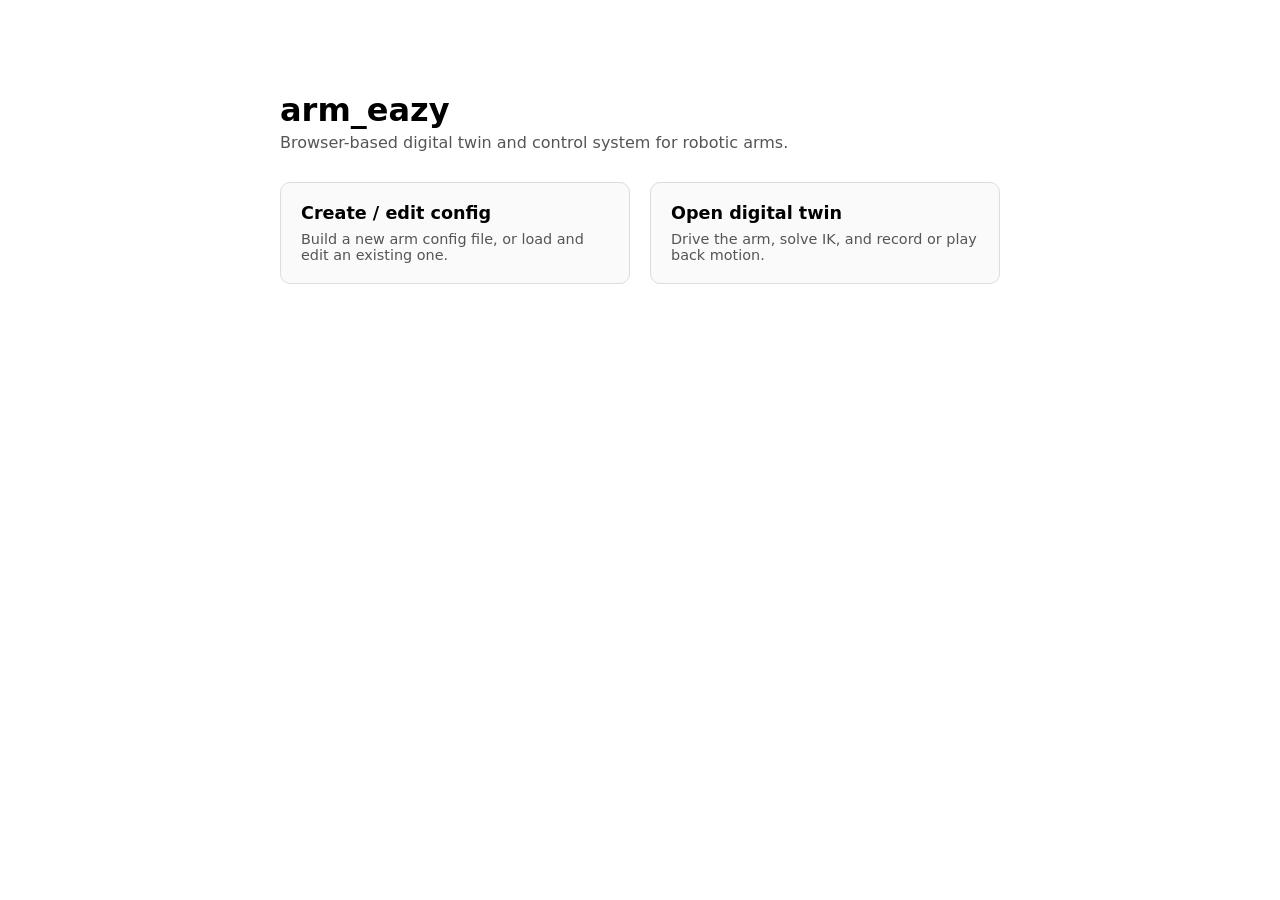
<file: index.html>
<!DOCTYPE html>
<html lang="en">
<head>
  <meta charset="utf-8">
  <meta name="viewport" content="width=device-width, initial-scale=1">
  <title>arm_eazy</title>
  <!-- Relative path: works under /tejas/dev/, /tejas/stable/ and locally -->
  <meta http-equiv="refresh" content="0; url=frontend/index.html">
  <link rel="canonical" href="frontend/index.html">
  <style>
    body { margin: 0; min-height: 100vh; display: flex; align-items: center; justify-content: center;
           background: #1a1a2e; color: #e6e6f0; font-family: system-ui, sans-serif; }
    a { color: #8fa3ff; }
  </style>
</head>
<body>
  <p>Redirecting to <a href="frontend/index.html">arm_eazy</a>…</p>
  <script>location.replace("frontend/index.html");</script>
</body>
</html>
</file>
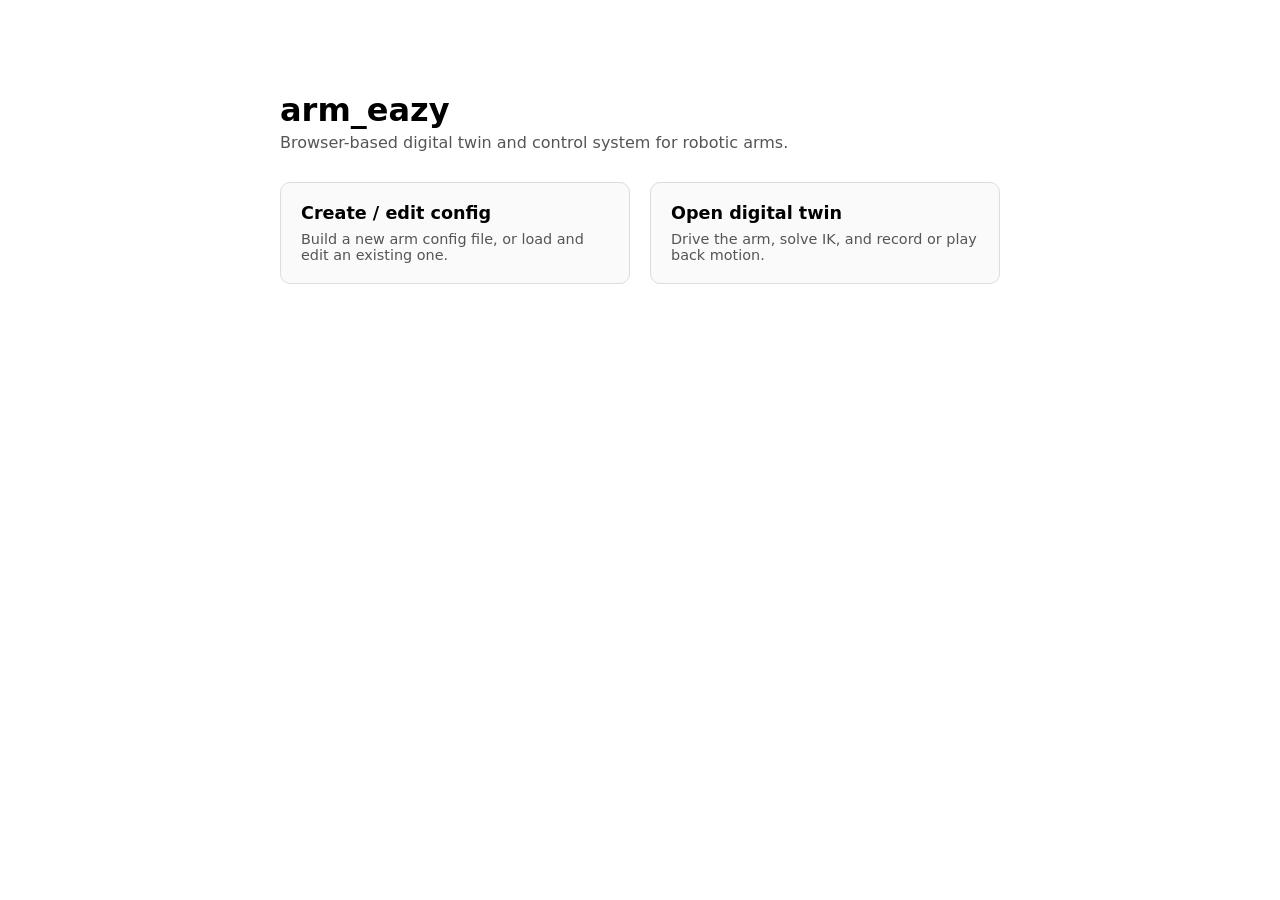
<file: frontend/index.html>
<!doctype html>
<html lang="en">
<head>
<meta charset="utf-8" />
<meta name="viewport" content="width=device-width,initial-scale=1" />
<title>arm_eazy</title>
<link rel="stylesheet" href="styles.css" />
</head>
<body>

<div class="landing-wrap">
  <h1>arm_eazy</h1>
  <p>Browser-based digital twin and control system for robotic arms.</p>

  <div class="landing-options">
    <a class="landing-card" href="pages/config_editor.html">
      <h2>Create / edit config</h2>
      <p>Build a new arm config file, or load and edit an existing one.</p>
    </a>

    <a class="landing-card" href="pages/twin.html">
      <h2>Open digital twin</h2>
      <p>Drive the arm, solve IK, and record or play back motion.</p>
    </a>
  </div>
</div>

</body>
</html>
</file>
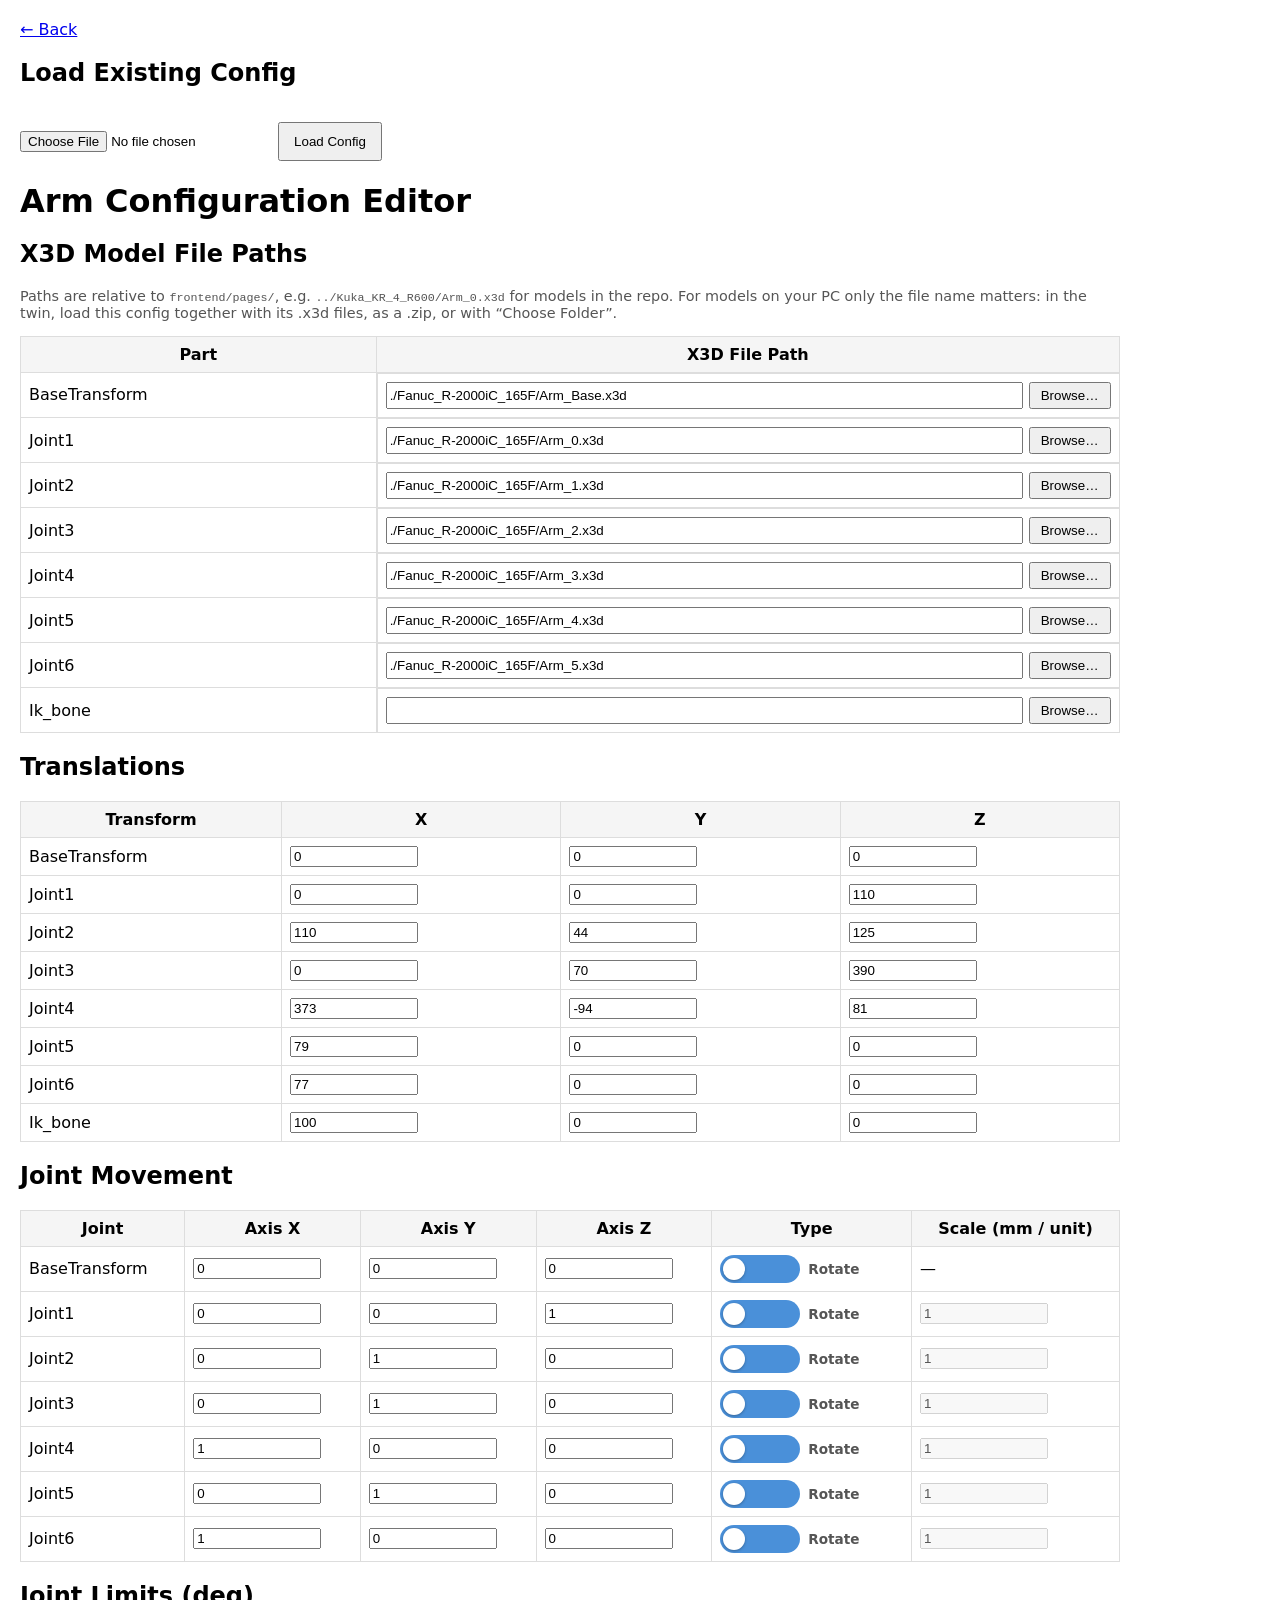
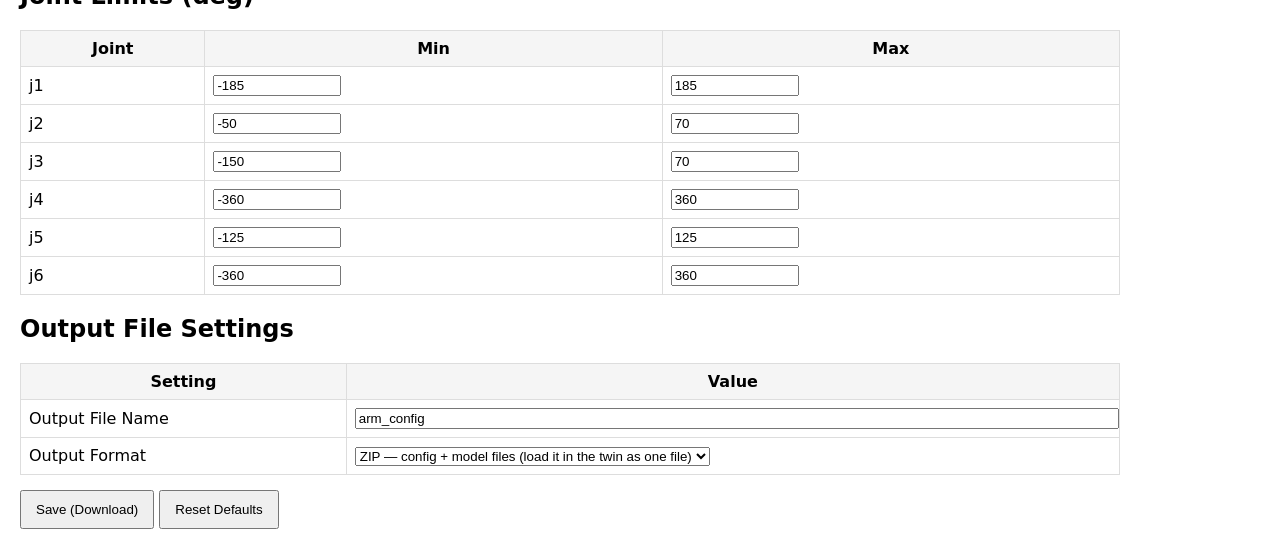
<file: frontend/pages/config_editor.html>
<!doctype html>
<html lang="en">
<head>
<meta charset="utf-8" />
<meta name="viewport" content="width=device-width,initial-scale=1" />
<title>Arm Config Editor</title>
<style>
body { font-family: system-ui, Arial, sans-serif; margin: 20px; }
h1 { margin-bottom: 10px; }
h2 { margin-top: 20px; }
table { border-collapse: collapse; width: 100%; max-width: 1100px; }
th, td { border: 1px solid #ddd; padding: 8px; }
th { background: #f5f5f5; }
input[type="number"] { width: 120px; }
input[type="text"] { width: 100%; }
button { padding: 10px 14px; margin-top: 15px; cursor: pointer; }
.ok { color: green; }
.err { color: red; }
.warn { color: #b8860b; }

/* Toggle switch styles */
.toggle-wrap {
  display: flex;
  align-items: center;
  gap: 8px;
  white-space: nowrap;
}
.toggle-switch {
  position: relative;
  display: inline-block;
  width: 80px;
  height: 28px;
  flex-shrink: 0;
}
.toggle-switch input {
  opacity: 0;
  width: 0;
  height: 0;
}
.toggle-slider {
  position: absolute;
  cursor: pointer;
  inset: 0;
  background: #4a90d9;
  border-radius: 28px;
  transition: background 0.25s;
}
.toggle-slider::before {
  content: "";
  position: absolute;
  height: 22px;
  width: 22px;
  left: 3px;
  top: 3px;
  background: white;
  border-radius: 50%;
  transition: transform 0.25s;
  box-shadow: 0 1px 3px rgba(0,0,0,0.3);
}
.toggle-switch input:checked + .toggle-slider {
  background: #e07b30;
}
.toggle-switch input:checked + .toggle-slider::before {
  transform: translateX(52px);
}
.toggle-label {
  font-size: 0.85em;
  font-weight: 600;
  color: #555;
  min-width: 60px;
}
</style>
</head>
<body>

<p><a href="../index.html">&larr; Back</a></p>

<h2>Load Existing Config</h2>
<div style="margin-bottom:15px;">
  <input type="file" id="loadConfigFile" accept="application/json,.json,.zip,application/zip">
  <button id="loadBtn">Load Config</button>
</div>


<h1>Arm Configuration Editor</h1>

<h2>X3D Model File Paths</h2>
<p style="font-size:.9em;color:#555;max-width:1100px">
  Paths are relative to <code>frontend/pages/</code>, e.g. <code>../Kuka_KR_4_R600/Arm_0.x3d</code> for models in the repo.
  For models on your PC only the file name matters: in the twin, load this config together with its
  .x3d files, as a .zip, or with “Choose Folder”.
</p>
<table id="modelTable">
<thead>
<tr><th>Part</th><th>X3D File Path</th></tr>
</thead>
<tbody></tbody>
</table>

<h2>Translations</h2>
<table id="translationsTable">
<thead>
<tr><th>Transform</th><th>X</th><th>Y</th><th>Z</th></tr>
</thead>
<tbody></tbody>
</table>

<h2>Joint Movement</h2>
<table id="axesTable">
  <thead>
    <tr><th>Joint</th><th>Axis X</th><th>Axis Y</th><th>Axis Z</th><th>Type</th><th>Scale (mm / unit)</th></tr>
  </thead>
  <tbody></tbody>
</table>


<h2>Joint Limits (deg)</h2>
<table id="limitsTable">
<thead>
<tr><th>Joint</th><th>Min</th><th>Max</th></tr>
</thead>
<tbody></tbody>
</table>

<h2>Output File Settings</h2>
<table>
  <thead>
    <tr><th>Setting</th><th>Value</th></tr>
  </thead>
  <tbody>
    <tr>
      <td>Output File Name</td>
      <td>
        <input type="text" id="outputFileName" value="arm_config">
      </td>
    </tr>
    <tr>
      <td>Output Format</td>
      <td>
        <select id="outputFormat">
          <option value="zip" selected>ZIP — config + model files (load it in the twin as one file)</option>
          <option value="json">JSON — config only</option>
        </select>
      </td>
    </tr>
  </tbody>
</table>

<button id="saveBtn">Save (Download)</button>
<button id="resetBtn">Reset Defaults</button>

<p id="status"></p>

<script>

// Fixed sets of keys the UI is built around.
const PARTS = [
  "BaseTransform","Joint1","Joint2","Joint3","Joint4","Joint5","Joint6","Ik_bone"
];
const JOINTS = ["j1","j2","j3","j4","j5","j6"];
const AXIS_KEYS = ["BaseTransform","Joint1","Joint2","Joint3","Joint4","Joint5","Joint6"];

// Used only if config/default_config.json can't be reached. Same robot as the
// built-in scene in twin.html (KUKA KR 4 R600), with paths that exist in the
// repo — a safety net, not a second source of truth.
const FALLBACK_CONFIG = {
  schema_version: 1,
  model_paths: {
    BaseTransform: "../Kuka_KR_4_R600/Arm_Base.x3d", Joint1: "../Kuka_KR_4_R600/Arm_0.x3d",
    Joint2: "../Kuka_KR_4_R600/Arm_1.x3d", Joint3: "../Kuka_KR_4_R600/Arm_2.x3d",
    Joint4: "../Kuka_KR_4_R600/Arm_3.x3d", Joint5: "../Kuka_KR_4_R600/Arm_4.x3d",
    Joint6: "../Kuka_KR_4_R600/Arm_5.x3d", Ik_bone: ""
  },
  translations_mm: {
    BaseTransform: [0,0,0], Joint1: [0,0,187], Joint2: [0,0,138],
    Joint3: [0,0,290], Joint4: [175,0,20], Joint5: [140,0,0],
    Joint6: [60,0,0], Ik_bone: [100,0,0]
  },
  joint_limits_deg: {
    j1: [-170,170], j2: [-100,120], j3: [-190,60],
    j4: [-185,185], j5: [-120,120], j6: [-350,350]
  },
  joint_axes: {
    BaseTransform: [0,0,1], Joint1: [0,0,1], Joint2: [0,1,0],
    Joint3: [0,1,0], Joint4: [1,0,0], Joint5: [0,1,0], Joint6: [1,0,0]
  },
  joint_type: {
    BaseTransform: "rotate", Joint1: "rotate", Joint2: "rotate",
    Joint3: "rotate", Joint4: "rotate", Joint5: "rotate", Joint6: "rotate"
  }
};

let DEFAULT_CONFIG = null;   // from config/default_config.json (or the fallback)
let ZIP_MODELS     = [];     // .x3d files inside the loaded zip: [{ name, zipPath }]
let ZIP_NAME       = "";
let ZIP_FILES      = [];     // every file of the loaded zip (File objects with .zipPath)
let ZIP_CONFIG_PATH = "";    // where the config sat inside the loaded zip
let PICKED_FILES   = new Map();   // lower-case name → File picked with "Browse…"
let BASE_CONFIG    = null;   // the config being edited — readConfig() starts from
                             // THIS, so fields the editor doesn't show are kept

const jointKeyOf = (name) => "j" + name.replace("Joint", "");   // "Joint3" → "j3"
const esc = (v) => String(v ?? "").replace(/&/g, "&amp;").replace(/"/g, "&quot;").replace(/</g, "&lt;");

// Fill gaps with neutral values so a partial config can still be shown.
// Returns [config, list of filled-in fields].
function normalize(cfg) {
  const c = structuredClone(cfg || {}), filled = [];
  const need = (sec, key, val) => {
    c[sec] = c[sec] || {};
    if (c[sec][key] === undefined) { c[sec][key] = val; filled.push(`${sec}.${key}`); }
  };
  PARTS.forEach(p => { need("model_paths", p, ""); need("translations_mm", p, [0,0,0]); });
  AXIS_KEYS.forEach(n => { need("joint_axes", n, [0,0,1]); });
  JOINTS.forEach(j => need("joint_limits_deg", j, [-180,180]));
  c.joint_type  = c.joint_type  || {};
  c.joint_scale = c.joint_scale || {};
  // report only what ik.py actually needs (empty model paths are flagged on save)
  return [c, filled.filter(f => !f.startsWith("model_paths.") && f !== "joint_axes.BaseTransform")];
}

function render(config) {

  // MODEL PATHS
  const mBody = document.querySelector("#modelTable tbody");
  mBody.innerHTML = "";
  PARTS.forEach(part => {
    const tr = document.createElement("tr");

    const tdName = document.createElement("td");
    tdName.textContent = part;

    const tdInput = document.createElement("td");
    tdInput.style.display = "flex";
    tdInput.style.gap = "6px";
    const input = document.createElement("input");
    input.type = "text";
    input.value = config.model_paths[part] ?? "";

    // Folder part of the current path is kept; only the file name changes
    // (the twin matches local files by name).
    const withName = (fileName, fallbackPath) => {
      const old = input.value.replace(/\\/g, "/");
      return old.includes("/") ? old.slice(0, old.lastIndexOf("/") + 1) + fileName : (fallbackPath || fileName);
    };

    if (ZIP_MODELS.length) {
      // Zip loaded: choose from the model files inside it
      const sel = document.createElement("select");
      sel.title = `Model files in ${ZIP_NAME}`;
      sel.style.minWidth = "200px";
      sel.add(new Option(`— choose from ${ZIP_NAME} —`, ""));
      sel.add(new Option("(no model)", "__none__"));
      ZIP_MODELS.forEach((m, i) => sel.add(new Option(m.zipPath, String(i))));
      const current = (input.value.replace(/\\/g, "/").split("/").pop() || "").toLowerCase();
      const match = ZIP_MODELS.findIndex(m => m.name.toLowerCase() === current);
      if (match >= 0) sel.value = String(match);
      sel.addEventListener("change", () => {
        if (sel.value === "__none__") input.value = "";
        else if (sel.value !== "") { const m = ZIP_MODELS[+sel.value]; input.value = withName(m.name, m.zipPath); }
      });
      // typing a path by hand → show whether it matches a file in the zip
      input.addEventListener("input", () => {
        const n = (input.value.replace(/\\/g, "/").split("/").pop() || "").toLowerCase();
        const i = ZIP_MODELS.findIndex(m => m.name.toLowerCase() === n);
        sel.value = input.value === "" ? "__none__" : i >= 0 ? String(i) : "";
      });
      tdInput.append(input, sel);
    } else {
      // No zip: "Browse…" picks an .x3d file from the PC
      const pick = document.createElement("input");
      pick.type = "file"; pick.accept = ".x3d"; pick.style.display = "none";
      const browse = document.createElement("button");
      browse.type = "button"; browse.textContent = "Browse…";
      browse.style.margin = "0"; browse.style.padding = "4px 10px";
      browse.addEventListener("click", () => pick.click());
      pick.addEventListener("change", () => {
        const f = pick.files && pick.files[0];
        if (!f) return;
        input.value = withName(f.name);
        PICKED_FILES.set(f.name.toLowerCase(), f);     // goes into the output zip
        pick.value = "";
      });
      tdInput.append(input, browse, pick);
    }
    tr.appendChild(tdName);
    tr.appendChild(tdInput);
    mBody.appendChild(tr);
  });

  // TRANSLATIONS
  const tBody = document.querySelector("#translationsTable tbody");
  tBody.innerHTML = "";
  PARTS.forEach(part => {
    const tr = document.createElement("tr");
    const [x,y,z] = config.translations_mm[part] || [0,0,0];

    tr.innerHTML = `
      <td>${part}</td>
      <td><input type="number" value="${esc(x)}" step="any"></td>
      <td><input type="number" value="${esc(y)}" step="any"></td>
      <td><input type="number" value="${esc(z)}" step="any"></td>
    `;
    tBody.appendChild(tr);
  });

  // JOINT MOVEMENT (axes + type + scale)
  const aBody = document.querySelector("#axesTable tbody");
  aBody.innerHTML = "";
  AXIS_KEYS.forEach(name => {
    const [ax, ay, az] = (config.joint_axes && config.joint_axes[name]) ? config.joint_axes[name] : [0,0,1];
    const isTranslate = (config.joint_type && config.joint_type[name]) === "translate";
    const isBase = name === "BaseTransform";
    const scale = isBase ? "" : (config.joint_scale && config.joint_scale[jointKeyOf(name)]) ?? 1;

    const tr = document.createElement("tr");
    tr.innerHTML = `
      <td>${name}</td>
      <td><input type="number" value="${esc(ax)}" step="any"></td>
      <td><input type="number" value="${esc(ay)}" step="any"></td>
      <td><input type="number" value="${esc(az)}" step="any"></td>
      <td>
        <div class="toggle-wrap">
          <label class="toggle-switch">
            <input type="checkbox" ${isTranslate ? "checked" : ""}>
            <span class="toggle-slider"></span>
          </label>
          <span class="toggle-label">${isTranslate ? "Translate" : "Rotate"}</span>
        </div>
      </td>
      <td>${isBase ? "—" : `<input type="number" class="scale" value="${esc(scale)}" step="any" title="mm per slider unit (translate joints only)">`}</td>
    `;

    // Update label text live when toggled; scale only matters for translate
    const checkbox = tr.querySelector("input[type=checkbox]");
    const label = tr.querySelector(".toggle-label");
    const scaleIn = tr.querySelector("input.scale");
    const sync = () => {
      label.textContent = checkbox.checked ? "Translate" : "Rotate";
      if (scaleIn) scaleIn.disabled = !checkbox.checked;
    };
    checkbox.addEventListener("change", sync);
    sync();

    aBody.appendChild(tr);
  });


  // LIMITS
  const lBody = document.querySelector("#limitsTable tbody");
  lBody.innerHTML = "";
  JOINTS.forEach(j => {
    const [min,max] = config.joint_limits_deg[j] || [-180,180];

    const tr = document.createElement("tr");
    tr.innerHTML = `
      <td>${j}</td>
      <td><input type="number" value="${esc(min)}" step="any"></td>
      <td><input type="number" value="${esc(max)}" step="any"></td>
    `;
    lBody.appendChild(tr);
  });
}

function readConfig() {
  const config = structuredClone(BASE_CONFIG);   // keeps fields the editor doesn't show

  // Model paths
  config.model_paths = config.model_paths || {};
  document.querySelectorAll("#modelTable tbody tr").forEach((row,i)=>{
    const part = PARTS[i];
    config.model_paths[part] = row.querySelector("input[type=text]").value.trim();
  });

  // Translations
  config.translations_mm = config.translations_mm || {};
  document.querySelectorAll("#translationsTable tbody tr").forEach((row,i)=>{
    const part = PARTS[i];
    const inputs = row.querySelectorAll("input");
    config.translations_mm[part] = [
      Number(inputs[0].value),
      Number(inputs[1].value),
      Number(inputs[2].value)
    ];
  });

  // Joint movement (axes + type + scale)
  config.joint_axes = {};
  config.joint_type = {};
  const oldScale = config.joint_scale || {};
  config.joint_scale = {};
  document.querySelectorAll("#axesTable tbody tr").forEach((row, i) => {
    const name = AXIS_KEYS[i];
    const numInputs = row.querySelectorAll("input[type=number]:not(.scale)");
    const checkbox = row.querySelector("input[type=checkbox]");
    const scaleIn = row.querySelector("input.scale");
    config.joint_axes[name] = [
      Number(numInputs[0].value),
      Number(numInputs[1].value),
      Number(numInputs[2].value)
    ];
    config.joint_type[name] = checkbox.checked ? "translate" : "rotate";
    if (scaleIn) {
      const k = jointKeyOf(name);
      if (checkbox.checked) config.joint_scale[k] = Number(scaleIn.value);
      else if (oldScale[k] !== undefined) config.joint_scale[k] = oldScale[k];
    }
  });
  if (!Object.keys(config.joint_scale).length) delete config.joint_scale;

  // Limits
  config.joint_limits_deg = config.joint_limits_deg || {};
  document.querySelectorAll("#limitsTable tbody tr").forEach((row,i)=>{
    const joint = JOINTS[i];
    const inputs = row.querySelectorAll("input");
    config.joint_limits_deg[joint] = [
      Number(inputs[0].value),
      Number(inputs[1].value)
    ];
  });

  return config;
}

// What ik.py / the twin need. Errors block saving, warnings don't.
function validate(cfg) {
  const errors = [], warnings = [];
  const finite = (v) => Array.isArray(v) && v.every(Number.isFinite);
  PARTS.forEach(p => { if (!finite(cfg.translations_mm[p])) errors.push(`Translation of ${p} is not a number.`); });
  AXIS_KEYS.slice(1).forEach(n => {
    const a = cfg.joint_axes[n];
    if (!finite(a)) errors.push(`Axis of ${n} is not a number.`);
    else if (Math.hypot(...a) === 0) errors.push(`Axis of ${n} is 0 0 0 — it needs a direction.`);
    const k = jointKeyOf(n);
    if (cfg.joint_type[n] === "translate" && cfg.joint_scale && !(cfg.joint_scale[k] > 0 || cfg.joint_scale[k] < 0))
      errors.push(`Scale of ${n} must not be 0 for a translate joint.`);
  });
  JOINTS.forEach(j => {
    const [lo, hi] = cfg.joint_limits_deg[j];
    if (!Number.isFinite(lo) || !Number.isFinite(hi)) errors.push(`Limits of ${j} are not numbers.`);
    else if (lo >= hi) errors.push(`Limits of ${j}: min (${lo}) must be smaller than max (${hi}).`);
  });
  PARTS.slice(0, 7).forEach(p => {
    const path = cfg.model_paths[p] || "";
    if (!path) warnings.push(`${p} has no model file.`);
    else if (/^[a-zA-Z]:[\\/]|^file:/i.test(path))
      warnings.push(`${p} uses a path on your PC — in the twin, load this config together with its .x3d files, a .zip, or the folder.`);
  });
  return { errors, warnings };
}

// File name without folder, illegal characters or .json/.zip extension
function _stem(name) {
  name = String(name || "").split(/[\\/]/).pop().trim().replace(/\.(json|zip)$/i, "");
  name = name.replace(/[<>:"/\\|?*]+/g, "");
  return name || "arm_config";
}

// ==========================
// ZIP WRITER (no library: CompressionStream, falls back to "stored")
// ==========================
const CRC_TABLE = (() => {
  const t = new Uint32Array(256);
  for (let n = 0; n < 256; n++) { let c = n; for (let k = 0; k < 8; k++) c = c & 1 ? 0xEDB88320 ^ (c >>> 1) : c >>> 1; t[n] = c >>> 0; }
  return t;
})();
function crc32(d) { let c = 0xFFFFFFFF; for (let i = 0; i < d.length; i++) c = CRC_TABLE[(c ^ d[i]) & 0xFF] ^ (c >>> 8); return (c ^ 0xFFFFFFFF) >>> 0; }

async function _deflateRaw(d) {
  if (typeof CompressionStream === "undefined") return null;
  try {
    const s = new Blob([d]).stream().pipeThrough(new CompressionStream("deflate-raw"));
    return new Uint8Array(await new Response(s).arrayBuffer());
  } catch { return null; }
}

// entries: [{ path, data: Uint8Array }]
async function buildZip(entries) {
  const enc = new TextEncoder(), parts = [], central = [];
  const now = new Date();
  const dosTime = (now.getHours() << 11) | (now.getMinutes() << 5) | (now.getSeconds() >> 1);
  const dosDate = ((now.getFullYear() - 1980) << 9) | ((now.getMonth() + 1) << 5) | now.getDate();
  let offset = 0;
  for (const e of entries) {
    const name = enc.encode(e.path), crc = crc32(e.data);
    let method = 0, body = e.data;
    const z = await _deflateRaw(e.data);
    if (z && z.length < e.data.length) { method = 8; body = z; }

    const lh = new DataView(new ArrayBuffer(30));
    lh.setUint32(0, 0x04034b50, true); lh.setUint16(4, 20, true); lh.setUint16(6, 0x0800, true);   // UTF-8 names
    lh.setUint16(8, method, true); lh.setUint16(10, dosTime, true); lh.setUint16(12, dosDate, true);
    lh.setUint32(14, crc, true); lh.setUint32(18, body.length, true); lh.setUint32(22, e.data.length, true);
    lh.setUint16(26, name.length, true);
    parts.push(new Uint8Array(lh.buffer), name, body);

    const ch = new DataView(new ArrayBuffer(46));
    ch.setUint32(0, 0x02014b50, true); ch.setUint16(4, 20, true); ch.setUint16(6, 20, true); ch.setUint16(8, 0x0800, true);
    ch.setUint16(10, method, true); ch.setUint16(12, dosTime, true); ch.setUint16(14, dosDate, true);
    ch.setUint32(16, crc, true); ch.setUint32(20, body.length, true); ch.setUint32(24, e.data.length, true);
    ch.setUint16(28, name.length, true); ch.setUint32(42, offset, true);
    central.push(new Uint8Array(ch.buffer), name);
    offset += 30 + name.length + body.length;
  }
  const cdSize = central.reduce((n, a) => n + a.length, 0);
  const eo = new DataView(new ArrayBuffer(22));
  eo.setUint32(0, 0x06054b50, true); eo.setUint16(8, entries.length, true); eo.setUint16(10, entries.length, true);
  eo.setUint32(12, cdSize, true); eo.setUint32(16, offset, true);
  return new Blob([...parts, ...central, new Uint8Array(eo.buffer)], { type: "application/zip" });
}

function downloadBlob(blob, fileName) {
  const url = URL.createObjectURL(blob);
  const a = document.createElement("a");
  a.href = url;
  a.download = fileName;
  a.click();
  setTimeout(() => URL.revokeObjectURL(url), 1000);   // give the download time to start
}

// Output zip: the edited config + the loaded zip's files (minus its old
// config) + files picked with "Browse…". Folder layout of the zip is kept.
async function buildOutputZip(config, stem) {
  const files = new Map();                                   // path in zip → Uint8Array
  const folder = ZIP_CONFIG_PATH.includes("/") ? ZIP_CONFIG_PATH.slice(0, ZIP_CONFIG_PATH.lastIndexOf("/") + 1) : "";
  for (const f of ZIP_FILES) {
    if (f.zipPath === ZIP_CONFIG_PATH) continue;             // replaced by the edited config
    files.set(f.zipPath, new Uint8Array(await f.arrayBuffer()));
  }
  const inZip = new Set([...files.keys()].map(p => p.split("/").pop().toLowerCase()));
  for (const [name, f] of PICKED_FILES) {
    if (!inZip.has(name)) { files.set(folder + f.name, new Uint8Array(await f.arrayBuffer())); inZip.add(name); }
  }
  const cfgPath = folder + stem + ".json";
  files.set(cfgPath, new TextEncoder().encode(JSON.stringify(config, null, 2)));

  // model paths whose file is not in the zip (fine for repo models served by the server)
  const notIncluded = PARTS.map(p => config.model_paths[p]).filter(Boolean)
    .map(p => p.replace(/\\/g, "/").split("/").pop()).filter(n => !inZip.has(n.toLowerCase()));

  const blob = await buildZip([...files].map(([path, data]) => ({ path, data })));
  const models = [...files.keys()].filter(p => /\.x3d$/i.test(p)).length;
  return { blob, models, notIncluded: [...new Set(notIncluded)] };
}

function setStatus(cls, lines) {
  const el = document.getElementById("status");
  el.innerHTML = "";
  (Array.isArray(lines) ? lines : [lines]).forEach(t => {
    const span = document.createElement("div");
    span.className = cls; span.textContent = t;
    el.appendChild(span);
  });
}



document.getElementById("saveBtn").addEventListener("click", async () => {
  const cfg = readConfig();
  const { errors, warnings } = validate(cfg);
  if (errors.length) return setStatus("err", ["Not saved — please fix:", ...errors]);

  const stem = _stem(document.getElementById("outputFileName").value);
  const format = document.getElementById("outputFormat").value;
  const notes = [];
  try {
    if (format === "zip") {
      const { blob, models, notIncluded } = await buildOutputZip(cfg, stem);
      downloadBlob(blob, stem + ".zip");
      setStatus("ok", `Downloaded ${stem}.zip (config + ${models} model file${models === 1 ? "" : "s"})`);
      if (notIncluded.length) notes.push(`Not in the zip: ${notIncluded.join(", ")} — fine for models that are in the repo; ` +
                                         `otherwise pick them with “Browse…” or load a zip that contains them.`);
      warnings.filter(w => !/path on your PC/.test(w)).forEach(w => notes.push(w));   // a zip carries its own files
    } else {
      downloadBlob(new Blob([JSON.stringify(cfg, null, 2)], { type: "application/json" }), stem + ".json");
      setStatus("ok", `Downloaded ${stem}.json`);
      notes.push(...warnings);
    }
  } catch (e) {
    return setStatus("err", "Could not create the file: " + e.message);
  }
  notes.forEach(w => {
    const d = document.createElement("div"); d.className = "warn"; d.textContent = "Note: " + w;
    document.getElementById("status").appendChild(d);
  });
});

document.getElementById("resetBtn").addEventListener("click",()=>{
  BASE_CONFIG = structuredClone(DEFAULT_CONFIG);
  ZIP_MODELS = []; ZIP_NAME = ""; ZIP_FILES = []; ZIP_CONFIG_PATH = ""; PICKED_FILES = new Map();
  document.getElementById("outputFileName").value = "arm_config";
  render(structuredClone(BASE_CONFIG));
  setStatus("ok", "Defaults restored");
});

// ==========================
// LOAD DEFAULT CONFIG (shared file — single source of truth)
// ==========================

async function loadDefaultConfig() {
  try {
    const res = await fetch("../../config/default_config.json");
    if (!res.ok) throw new Error("HTTP " + res.status);
    DEFAULT_CONFIG = normalize(await res.json())[0];
  } catch (err) {
    console.warn("Could not load config/default_config.json, using built-in fallback:", err.message);
    DEFAULT_CONFIG = structuredClone(FALLBACK_CONFIG);
    setStatus("warn", "Could not reach config/default_config.json — using built-in defaults (KUKA KR 4 R600). " +
      "Open this page through a web server (bridge.py or the PFH site), not as a file.");
  }
  BASE_CONFIG = structuredClone(DEFAULT_CONFIG);
  render(structuredClone(BASE_CONFIG));
}

// ==========================
// ZIP SUPPORT — same reader as config_loader.js (no library)
// ==========================
async function unzipToFiles(zipFile) {
  const buf = new Uint8Array(await zipFile.arrayBuffer());
  const dv  = new DataView(buf.buffer, buf.byteOffset, buf.byteLength);
  let eocd = -1;
  for (let i = buf.length - 22; i >= Math.max(0, buf.length - 65557); i--) {
    if (dv.getUint32(i, true) === 0x06054b50) { eocd = i; break; }
  }
  if (eocd < 0) throw new Error(`${zipFile.name} is not a valid zip file.`);
  const count = dv.getUint16(eocd + 10, true);
  let offset  = dv.getUint32(eocd + 16, true);
  if (offset === 0xffffffff) throw new Error("ZIP64 archives are not supported — please re-zip normally.");
  const utf8 = new TextDecoder("utf-8"), out = [];
  for (let n = 0; n < count; n++) {
    if (dv.getUint32(offset, true) !== 0x02014b50) throw new Error("Corrupt zip (central directory).");
    const flags = dv.getUint16(offset + 8, true), method = dv.getUint16(offset + 10, true);
    const compSize = dv.getUint32(offset + 20, true);
    const nameLen = dv.getUint16(offset + 28, true), extraLen = dv.getUint16(offset + 30, true);
    const commLen = dv.getUint16(offset + 32, true), local = dv.getUint32(offset + 42, true);
    const name = utf8.decode(buf.subarray(offset + 46, offset + 46 + nameLen));
    offset += 46 + nameLen + extraLen + commLen;
    if (name.endsWith("/") || name.startsWith("__MACOSX/") || /(^|\/)\./.test(name)) continue;
    if (flags & 1) throw new Error(`"${name}" is password-protected — zip it without a password.`);
    const start = local + 30 + dv.getUint16(local + 26, true) + dv.getUint16(local + 28, true);
    const raw = buf.subarray(start, start + compSize);
    let data;
    if (method === 0) data = raw;
    else if (method === 8) {
      if (typeof DecompressionStream === "undefined") throw new Error("This browser cannot unpack zip files — please update it.");
      const stream = new Blob([raw]).stream().pipeThrough(new DecompressionStream("deflate-raw"));
      data = new Uint8Array(await new Response(stream).arrayBuffer());
    } else throw new Error(`"${name}" uses an unsupported zip compression (method ${method}).`);
    const f = new File([data], name.split("/").pop());
    f.zipPath = name;
    out.push(f);
  }
  return out;
}

async function _isZip(file) {
  if (/\.zip$/i.test(file.name)) return true;
  const head = new Uint8Array(await file.slice(0, 2).arrayBuffer());
  return head[0] === 0x50 && head[1] === 0x4b;            // "PK" — a zip with another extension
}

// From a zip: the config .json (prefer one that looks like a robot config)
async function configFromZip(zipFile) {
  const files = await unzipToFiles(zipFile);
  const jsons = files.filter(f => /\.json$/i.test(f.name));
  const models = files.filter(f => /\.x3d$/i.test(f.name)).map(f => ({ name: f.name, zipPath: f.zipPath }))
                      .sort((a, b) => a.zipPath.localeCompare(b.zipPath, undefined, { numeric: true }));
  let fallback = null;
  for (const f of jsons) {
    try {
      const cfg = JSON.parse(await f.text());
      if (cfg && typeof cfg === "object" && !Array.isArray(cfg)) {
        if (cfg.translations_mm || cfg.joint_axes || cfg.model_paths) return { cfg, name: f.zipPath, models, files };
        fallback = fallback || { cfg, name: f.zipPath, models, files };
      }
    } catch { /* not JSON, try next */ }
  }
  if (fallback) return fallback;
  throw new Error(`${zipFile.name} contains no config .json` + (models.length ? ` (only ${models.length} model files)` : "") + ".");
}

// ==========================
// LOAD CONFIG FROM FILE
// ==========================

async function loadConfigFromFile(file) {
  try {
    let cfg, shownName = file.name, saveName = file.name, models = [], zipFiles = [], cfgPath = "";
    if (await _isZip(file)) {
      const z = await configFromZip(file);
      cfg = z.cfg; models = z.models; zipFiles = z.files; cfgPath = z.name;
      shownName = `${z.name} from ${file.name}`;
      saveName = z.name.split("/").pop();
    } else {
      try { cfg = JSON.parse(await file.text()); }
      catch (e) { throw new Error(`${file.name} is not valid JSON (${e.message}).`); }
    }
    if (!cfg || typeof cfg !== "object" || Array.isArray(cfg)) {
      throw new Error("Invalid JSON structure.");
    }
    const [normalized, filled] = normalize(cfg);
    BASE_CONFIG = normalized;                      // keep everything the file contains
    ZIP_MODELS = models;                           // [] for a plain .json → "Browse…" again
    ZIP_NAME   = models.length ? file.name : "";
    ZIP_FILES  = zipFiles;
    ZIP_CONFIG_PATH = cfgPath;
    PICKED_FILES = new Map();
    render(structuredClone(BASE_CONFIG));
    document.getElementById("outputFileName").value = _stem(zipFiles.length ? file.name : saveName);

    if (filled.length) setStatus("warn", `Loaded ${shownName}, but it was missing ${filled.length} field(s) — ` +
                                       `shown with neutral values: ${filled.join(", ")}`);
    else setStatus("ok", `Loaded ${shownName} ✔`);
    if (models.length) {
      const d = document.createElement("div");
      d.className = "ok";
      d.textContent = `${models.length} model file(s) found in ${file.name} — choose them per part in the dropdowns. ` +
                      `Save writes a new zip with the edited config and these models.`;
      document.getElementById("status").appendChild(d);
    }
  } catch (err) {
    setStatus("err", "Error loading file: " + err.message);
  }
}

const _fileInput = document.getElementById("loadConfigFile");
_fileInput.addEventListener("change", () => {          // load as soon as a file is picked
  if (_fileInput.files && _fileInput.files[0]) loadConfigFromFile(_fileInput.files[0]);
});
document.getElementById("loadBtn").addEventListener("click", () => {
  if (!_fileInput.files || !_fileInput.files[0]) {
    setStatus("err", "Please select a JSON file first.");
    return;
  }
  loadConfigFromFile(_fileInput.files[0]);
});

loadDefaultConfig();

</script>
</body>
</html>
</file>
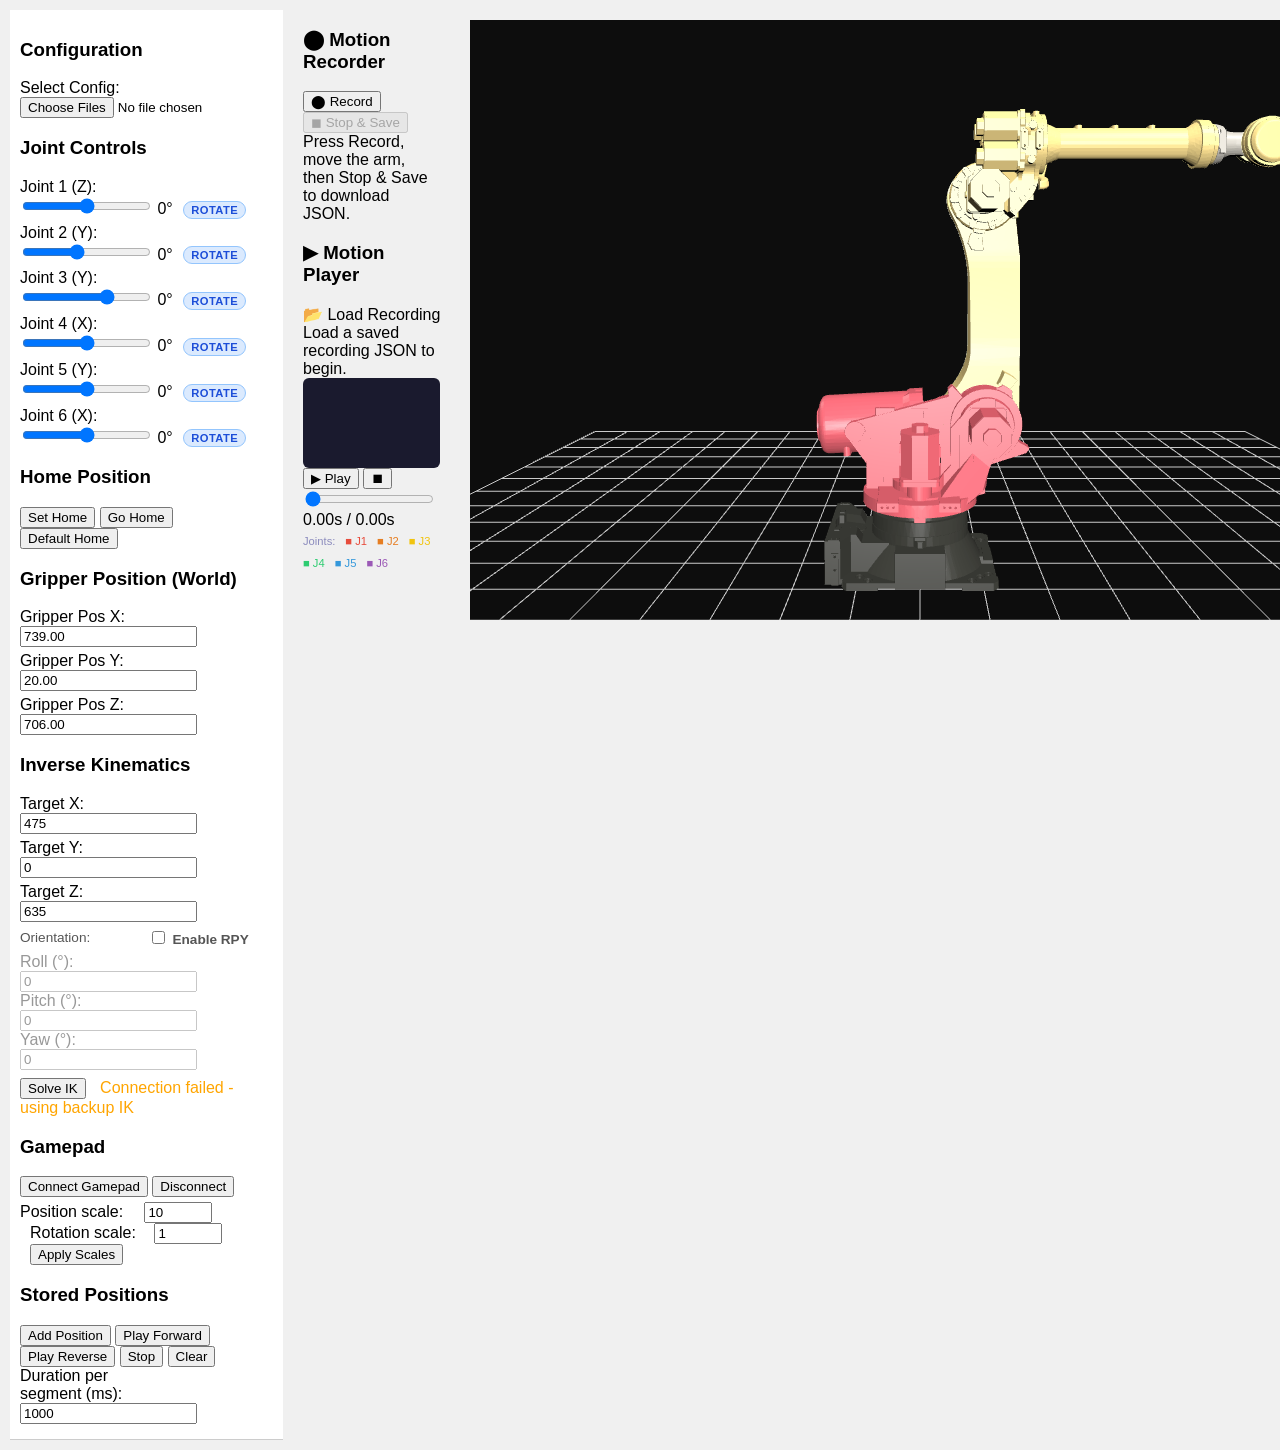
<file: frontend/pages/twin.html>
<!DOCTYPE html>
<html lang="en">
<head>
    <meta charset="UTF-8">
    <title>Robot Controller - Joints 1–6</title>

    <!-- X3DOM -->
    <link rel="stylesheet" href="../libs/x3dom.css">
    <script src="../libs/x3dom.js"></script>

    <style>
        body { margin: 0; font-family: Arial, sans-serif; background: #f0f0f0; }
        #controls { background: #fff; padding: 10px; border-bottom: 1px solid #ccc; }
        #controls > div { margin: 5px 0; }
        #scene { padding: 10px; }
        label { display: inline-block; width: 120px; }
        label.rec-btn { width: auto; white-space: nowrap; }
        /* Joint type badge */
        .joint-type-badge {
          display: inline-block;
          font-size: 0.7em;
          font-weight: 700;
          letter-spacing: 0.04em;
          padding: 2px 7px;
          border-radius: 10px;
          margin-left: 6px;
          vertical-align: middle;
          text-transform: uppercase;
          user-select: none;
        }
        .joint-type-badge.rotate {
          background: #dbeafe;
          color: #1d4ed8;
          border: 1px solid #93c5fd;
        }
        .joint-type-badge.translate {
          background: #ffedd5;
          color: #c2410c;
          border: 1px solid #fdba74;
        }
    </style>

	<link rel="stylesheet" href="../styles.css">

</head>

<body>


<div id="controls">
    <!--Config Set-->
    <h3>Configuration</h3>
    <div>
      <label>Select Config:</label>
      <input id="configFileInput" type="file" accept=".json,application/json,.zip,application/zip"
        title="Config .json (plus its .x3d files), or one .zip containing both">
    </div>


    <h3>Joint Controls</h3>

    <!-- Sliders now hold plain ids only — slider_adapter.js wires their
         input events to RobotState.setJointValue(). No inline oninput. -->

    <!-- Joint 1 -->
    <div>
        <label>Joint 1 (Z):</label>
        <input id="j1" type="range" min="-170" max="170" value="0">
        <span id="j1Angle">0°</span>
        <span id="j1TypeBadge" class="joint-type-badge rotate">Rotate</span>
    </div>

    <!-- Joint 2 -->
    <div>
        <label>Joint 2 (Y):</label>
        <input id="j2" type="range" min="-100" max="120" value="0">
        <span id="j2Angle">0°</span>
        <span id="j2TypeBadge" class="joint-type-badge rotate">Rotate</span>
    </div>

    <!-- Joint 3 -->
    <div>
        <label>Joint 3 (Y):</label>
        <input id="j3" type="range" min="-190" max="60" value="0">
        <span id="j3Angle">0°</span>
        <span id="j3TypeBadge" class="joint-type-badge rotate">Rotate</span>
    </div>

    <!-- Joint 4 -->
    <div>
        <label>Joint 4 (X):</label>
        <input id="j4" type="range" min="-185" max="185" value="0">
        <span id="j4Angle">0°</span>
        <span id="j4TypeBadge" class="joint-type-badge rotate">Rotate</span>
    </div>

    <!-- Joint 5 -->
    <div>
        <label>Joint 5 (Y):</label>
        <input id="j5" type="range" min="-120" max="120" value="0">
        <span id="j5Angle">0°</span>
        <span id="j5TypeBadge" class="joint-type-badge rotate">Rotate</span>
    </div>

    <!-- Joint 6 -->
    <div>
        <label>Joint 6 (X):</label>
        <input id="j6" type="range" min="-350" max="350" value="0">
        <span id="j6Angle">0°</span>
        <span id="j6TypeBadge" class="joint-type-badge rotate">Rotate</span>
    </div>

	    <h3>Home Position</h3>
	<div>
		<button onclick="setHome()">Set Home</button>
		<button onclick="goHome()">Go Home</button>
		<button onclick="defaultHome()">Default Home</button>

	
		<span id="homeStatus" style="margin-left:10px;"></span>

	</div>


		<h3>Gripper Position (World)</h3>
	<div>
	  <label>Gripper Pos X:</label>
	  <input id="GPosx" type="text" readonly>
	</div>
	<div>
	  <label>Gripper Pos Y:</label>
	  <input id="GPosy" type="text" readonly>
	</div>
	<div>
	  <label>Gripper Pos Z:</label>
	  <input id="GPosz" type="text" readonly>
	</div>




  <h3>Inverse Kinematics </h3>
  <div>
    <label for="tx">Target X:</label>
    <input id="tx" type="number" value="475">
  </div>
  <div>
    <label for="ty">Target Y:</label>
    <input id="ty" type="number" value="0">
  </div>
  <div>
    <label for="tz">Target Z:</label>
    <input id="tz" type="number" value="635">
  </div>

  <div style="margin-top:6px; display:flex; align-items:center; gap:8px;">
    <label style="width:120px; font-size:0.85em; color:#555;">Orientation:</label>
    <label>
      <input type="checkbox" id="useOrientation">
      <span style="font-size:0.85em; font-weight:600; color:#555;">Enable RPY</span>
    </label>
  </div>

  <div id="rpyInputs" style="opacity:0.4; pointer-events:none; transition:opacity 0.2s;">
    <div>
      <label for="tRoll">Roll (°):</label>
      <input id="tRoll" type="number" value="0" step="1">
    </div>
    <div>
      <label for="tPitch">Pitch (°):</label>
      <input id="tPitch" type="number" value="0" step="1">
    </div>
    <div>
      <label for="tYaw">Yaw (°):</label>
      <input id="tYaw" type="number" value="0" step="1">
    </div>
  </div>

  <div style="margin-top:8px;">
    <button onclick="solveIK()">Solve IK</button>
    <span id="ikStatus" style="margin-left:10px;"></span>
  </div>

  <div id="achievedRPY" style="margin-top:4px; font-size:0.8em; color:#666; display:none;">
    Achieved — Roll: <span id="achRoll">—</span>°
    &nbsp;Pitch: <span id="achPitch">—</span>°
    &nbsp;Yaw: <span id="achYaw">—</span>°
  </div>

	<h3>Gamepad</h3>
	<div>
	  <button id="connectGamepadBtn">Connect Gamepad</button>
	  <button id="disconnectGamepadBtn">Disconnect</button>
	  <span id="gpStatus"></span>
	</div>

	<div>
	  <label>Position scale:</label>
	  <input id="gpScalePos" type="number" value="10" step="1" style="width:60px;">
	  <label style="margin-left:10px;">Rotation scale:</label>
	  <input id="gpScaleRot" type="number" value="1" step="0.1" style="width:60px;">
	  <button onclick="applyGamepadScales()" style="margin-left:10px;">Apply Scales</button>
	  <span id="scaleStatus" style="margin-left:8px; font-size:0.85em; color:green;"></span>
	</div>


	<h3>Stored Positions</h3>

	<div>
	  <button onclick="addPosition()">Add Position</button>
		<button onclick="playForward()">Play Forward</button>
		<button onclick="playReverse()">Play Reverse</button>
		<button onclick="stopPlayback()">Stop</button>
		<button onclick="clearPositions()">Clear</button>
		<span id="poseStatus"></span>

		<label>Duration per segment (ms):</label>
		<input id="animDuration" type="number" value="1000" min="50" step="50">

	</div>
</div>

<div>

  <!-- MOTION RECORDER -->
  <div class="rec-panel">
    <h3>⬤ Motion Recorder</h3>
    <div class="rec-btn-row">
      <button id="recStartBtn" class="rec-btn rec-start"
              onclick="startRecording(); this.classList.add('recording');">
        ⬤ Record
      </button>
      <button id="recStopBtn" class="rec-btn rec-stop" disabled
              onclick="stopRecording(); document.getElementById('recStartBtn').classList.remove('recording');">
        ◼ Stop &amp; Save
      </button>
    </div>
    <div id="recStatus">Press Record, move the arm, then Stop &amp; Save to download JSON.</div>
    
  </div>

  <!-- MOTION PLAYER -->
  <div class="rec-panel" style="margin-top:10px;">
    <h3>▶ Motion Player</h3>
    <div class="rec-btn-row">
      <label class="rec-btn rec-load" style="cursor:pointer;">
        📂 Load Recording
        <input type="file" accept=".json,application/json" style="display:none;"
               onchange="loadRecording(this.files[0]);">
      </label>
    </div>
    <div id="playerStatus">Load a saved recording JSON to begin.</div>
    <canvas id="playerWaveform" onclick="onWaveformClick(event, this)" title="Click to seek"
      style="display:block; width:100%; height:90px; ; border-radius:6px;background:#1a1a2e"></canvas>
    <div id="playerControls">
      <div class="player-row">
        <button id="playerPlayBtn" class="player-btn" onclick="togglePlayback()">▶ Play</button>
        <button class="player-btn" onclick="stopAndRewind()">⏹</button>
        <input id="playerBar" type="range" min="0" max="1000" value="0"
               oninput="onPlayerBarInput(this)" onchange="onPlayerBarChange(this)">
        <span id="playerTime">0.00s / 0.00s</span>
      </div>
      <div style="display:flex;gap:10px;flex-wrap:wrap;margin-top:6px">
        <span style="font-size:0.7em;color:#8b8bbd;">Joints:</span>
        <span style="font-size:0.7em;color:#e74c3c;">■ J1</span>
        <span style="font-size:0.7em;color:#e67e22;">■ J2</span>
        <span style="font-size:0.7em;color:#f1c40f;">■ J3</span>
        <span style="font-size:0.7em;color:#2ecc71;">■ J4</span>
        <span style="font-size:0.7em;color:#3498db;">■ J5</span>
        <span style="font-size:0.7em;color:#9b59b6;">■ J6</span>
      </div>
    </div>
  </div>

</div>


<div id="scene">
    <x3d width="900px" height="600px">
        <scene>
            <!-- Camera -->
            <viewpoint position="0 -1200 500"
                       orientation="1 0 0 1.5"
                       centerOfRotation="0 0 0"
                       description="Main view"></viewpoint>

            <!-- Lighting: keep the headlight, add a key light and a fill light -->
            <NavigationInfo headlight="true" type='"EXAMINE" "ANY"'></NavigationInfo>
            <DirectionalLight direction="-0.5 0.6 -1"  intensity="0.8" color="1 1 1"></DirectionalLight>
            <DirectionalLight direction="0.6 -0.4 -0.5" intensity="0.4" color="1 1 1"></DirectionalLight>

            <!-- === BASE TRANSFORM === -->
            <Transform id="BaseTransform" DEF="BaseTransform"
                       translation="0 0 0" rotation="0 0 0 0">
                <Inline url='""'></Inline>

                <!-- === JOINT 1 === -->
                <Transform id="Joint1" DEF="Joint1"
                           translation="0 0 187" rotation="0 0 1 0">
                    <Inline url='""'></Inline>

                    <!-- === JOINT 2 === -->
                    <Transform id="Joint2" DEF="Joint2"
                               translation="0 0 138" rotation="0 1 0 0">
                        <Inline url='""'></Inline>

                        <!-- === JOINT 3 === -->
                        <Transform id="Joint3" DEF="Joint3"
                                   translation="0 0 290" rotation="0 1 0 0">
                            <Inline url='""'></Inline>

                            <!-- === JOINT 4 === -->
                            <Transform id="Joint4" DEF="Joint4"
                                       translation="175 0 20" rotation="1 0 0 0">
                                <Inline url='""'></Inline>

                                <!-- === JOINT 5 === -->
                                <Transform id="Joint5" DEF="Joint5"
                                           translation="140 0 0" rotation="0 1 0 0">
                                    <Inline url='""'></Inline>

                                    <!-- === JOINT 6 === -->
                                    <Transform id="Joint6" DEF="Joint6"
                                               translation="60 0 0" rotation="1 0 0 0">
                                        <Inline url='""'></Inline>
										
										<!-- === IK Co-ordinate axis == -->
										<Transform id="Ik_bone" DEF="Ik_bone"
											translation="100 0 0" rotation="0 0 1 0">
											<!-- Gripper Off-Set (Yellow) -->
											<Shape>
											  <Appearance>
												    <Material
												      emissiveColor="1 1 0"
												      diffuseColor="1 1 0"
												      lighting="false"/>
											  </Appearance>
											  <Sphere radius="8"/>
											</Shape>
										</Transform>

										
                                    </Transform>

                                </Transform>
                            </Transform>
                        </Transform>
                    </Transform>
                </Transform>
            </Transform>
			<Transform id="WorldMarker" translation="0 0 0" rotation="0 0 1 0">
				<!-- X axis (red) -->
				<Shape>
				  <Appearance>
					<Material emissiveColor="1 0 0" lighting="false"/>
					<LineProperties linewidthScaleFactor="4"/>
				  </Appearance>
				  <LineSet vertexCount="2">
					<Coordinate point="0 0 0, 60 0 0"/>
				  </LineSet>
				</Shape>


				<!-- Y axis (green) -->
				<Shape>
				  <Appearance>
					<Material emissiveColor="0 1 0" lighting="false"/>
					<LineProperties linewidthScaleFactor="4"/>
				  </Appearance>
				  <LineSet vertexCount="2">
					<Coordinate point="0 0 0, 0 60 0"/>
				  </LineSet>
				</Shape>

				<!-- Z axis (blue) -->
				<Shape>
				  <Appearance>
					<Material emissiveColor="0 0 1" lighting="false"/>
					<LineProperties linewidthScaleFactor="4"/>
				  </Appearance>
				  <LineSet vertexCount="2">
					<Coordinate point="0 0 0, 0 0 60"/>
				  </LineSet>
				</Shape>			
			</Transform>
			
			<!-- Grid (generated by Python) -->
			<Transform>
			  <Inline url='"../grid.x3d"'/>
			</Transform>



        </scene>
    </x3d>
</div>

<!-- =============================================================
     SCRIPTS — load order matters.
     core (SharedUtils, RobotState) → transport → config_loader →
     adapters → kinematics.js (ES module, imported where needed)
     ============================================================= -->

<!-- Core: single sources of truth. Must load before anything below. -->
<script src="../core/shared_utils.js"></script>
<script src="../core/robot_state.js"></script>

<!-- Transport: WebSocket connection to bridge_server.py -->
<script src="../transport/robot_bridge.js"></script>

<!-- Config loader: applies model paths/translations, delegates joints to
     RobotState, pushes config to the backend, and auto-fetches
     config/default_config.json on startup -->
<script src="../config_loader.js"></script>

<!-- Adapters -->
<script src="../adapters/home_controller.js"></script>
<script src="../adapters/slider_adapter.js"></script>
<script src="../adapters/gamepad_bridge.js"></script>
<script src="../adapters/armAnimation.js"></script>
<script src="../adapters/motion_recorder.js"></script>

<!-- Gripper world position readout (kinematics.js is an ES module) -->
<script type="module">
  import { getGPosXYZ } from "../core/kinematics.js";
  window.getGPosXYZ = getGPosXYZ;

  function update() {
    const xyz = getGPosXYZ();
    if (!xyz) return;
    document.getElementById("GPosx").value = xyz.x.toFixed(2);
    document.getElementById("GPosy").value = xyz.y.toFixed(2);
    document.getElementById("GPosz").value = xyz.z.toFixed(2);
  }

  setInterval(update, 100);
  update();
</script>

<script>
// ── RPY toggle — enable/disable the RPY input fields ─────────────────────
document.getElementById("useOrientation").addEventListener("change", function () {
  const rpyDiv = document.getElementById("rpyInputs");
  rpyDiv.style.opacity       = this.checked ? "1"    : "0.4";
  rpyDiv.style.pointerEvents = this.checked ? "auto" : "none";
});
</script>

<!-- End Effector Axis Visualization -->
<script type="module">
  import { getGPosXYZ } from "../core/kinematics.js";

  const marker = document.getElementById("WorldMarker");

  function updateWorldMarker() {
    if (!marker) return;

    const p = getGPosXYZ(); // {x,y,z} world coords of Ik_bone
    if (!p) return;

    marker.setAttribute("translation", `${p.x} ${p.y} ${p.z}`);

    // Keep world-aligned (no rotation)
    marker.setAttribute("rotation", "0 0 1 0");
  }

  // Update ~20 FPS (smooth enough, light CPU)
  setInterval(updateWorldMarker, 50);
  updateWorldMarker();
</script>

<script>
window.addEventListener("load", function () {
  ["playerWaveform"].forEach(function(id) {
    var c = document.getElementById(id);
    if (!c) return;
    c.width  = c.offsetWidth  || 380;
    c.height = c.offsetHeight || 90;
  });
});
</script>


</body>
</html>
</file>
<file: frontend/styles.css>
body {
  display: flex;
  gap: 20px;
  margin: 0;
  padding: 10px;
  box-sizing: border-box;
}

#controls {
  width: 420px;
}

#scene {
  flex: 1;
}

#scene x3d {
  width: 100%;
  height: calc(100vh - 20px);
}

/* ---- Landing page ---- */

.landing-wrap {
  display: block;
  width: 100%;
  max-width: 720px;
  margin: 60px auto;
  padding: 0 20px;
  font-family: system-ui, Arial, sans-serif;
}

.landing-wrap h1 {
  margin-bottom: 4px;
}

.landing-wrap > p {
  color: #555;
  margin-top: 0;
}

.landing-options {
  display: flex;
  gap: 20px;
  margin-top: 30px;
}

.landing-card {
  flex: 1;
  display: block;
  padding: 20px;
  border: 1px solid #ddd;
  border-radius: 10px;
  text-decoration: none;
  color: inherit;
  background: #fafafa;
  transition: border-color 0.15s, background 0.15s;
}

.landing-card:hover {
  border-color: #4a90d9;
  background: #f0f6fc;
}

.landing-card h2 {
  margin-top: 0;
  margin-bottom: 8px;
  font-size: 1.1em;
}

.landing-card p {
  margin: 0;
  color: #555;
  font-size: 0.9em;
}
</file>
<file: frontend/libs/x3dom.css>
/*
 * X3DOM JavaScript Library
 * http://www.x3dom.org
 *
 * (C)2009 Fraunhofer IGD, Darmstadt, Germany
 * Dual licensed under the MIT and GPL
 *
 * Based on code originally provided by
 * Philip Taylor: http://philip.html5.org
 */

X3D, x3d {
    position:relative;
    cursor:pointer;
    margin: 0;
    padding: 0;
    outline: none;
    display: block;
}

X3D:hover, 
x3d:hover, 
.x3dom-canvas:hover {
    -webkit-user-select: none;
    -webkit-touch-callout: none;
}

.x3dom-canvas {
    border:none;
    cursor:pointer;
    cursor:-webkit-grab;
    cursor:grab;
    width:100%;
    height:100%;
}

.x3dom-canvas-mousedown {
  cursor:-webkit-grabbing;
  cursor:grabbing;
}

.x3dom-canvas:focus {
    outline:none; 
}

.x3dom-progress {
    left: 16px;
    top: 16px;
    position: absolute;
    color: #646464;
    font-family: Helvetica, sans-serif;
    font-size: 14px;
    font-weight: bold;
    z-index: 100;
    display: flex;
    justify-content: center;
    align-items: center;
    background: rgba(255, 255, 255, 0.1);
    padding: 12px;
    border-radius: 5px;
    pointer-events: none;
    transition: opacity 0.2s ease-in-out;
}

.x3dom-progress-spinner {
    border: 2px solid #f3f3f3; /* Light grey */
    border-top: 2px solid #646464; /* Blue */
    border-radius: 50%;
    width: 16px;
    height: 16px;
    animation: spin 1s linear infinite;
    margin-right: 12px;
}

@keyframes spin {
    0% { transform: rotate(0deg); }
    100% { transform: rotate(360deg); }
}

.x3dom-vr {
    position: absolute;
    display: none;
    bottom: 5px;
    right: 15px;
    width: 48px;
    height: 48px;
    background-color: #ccc;
    opacity: 0.9;
    -webkit-mask-image: url("data:image/svg+xml,%3Csvg version='1.1' id='Layer_1' xmlns='http://www.w3.org/2000/svg' xmlns:xlink='http://www.w3.org/1999/xlink' x='0px' y='0px' viewBox='0 0 24 24' style='enable-background:new 0 0 24 24;' xml:space='preserve'%3E%3Cpath id='XMLID_9_' style='fill:%23FFFFFF;' d='M20.2,6.1c-2.7,0-5.4,0-8.2,0c-2.8,0-5.5,0-8.3,0c-1,0-1.5,0.6-1.5,1.5 c0,2.8,0,5.6,0,8.5c0,0.9,0.6,1.5,1.5,1.5c1.7,0,3.3,0,5,0c0.6,0,0.9-0.2,1.1-0.8c0.3-0.8,0.7-1.7,1-2.5c0.2-0.6,0.6-0.9,1.2-0.9 c0.6,0,1,0.4,1.2,1c0.3,0.8,0.5,1.5,0.8,2.3c0.3,0.8,0.5,0.9,1.3,0.9c1.6,0,3.2,0,4.7,0c1.2,0,1.7-0.5,1.7-1.8c0-2.7,0-5.4,0-8 C21.8,6.6,21.4,6.1,20.2,6.1z M7.8,14.3c-1.2,0-2.2-0.9-2.2-2.1c0-1.2,1-2.2,2.2-2.2c1.2,0,2.2,1,2.2,2.2C10,13.3,9,14.3,7.8,14.3z M16.2,14.3c-1.2,0-2.2-1-2.2-2.2c0-1.2,1-2.2,2.2-2.2c1.2,0,2.2,1,2.2,2.2C18.4,13.4,17.4,14.3,16.2,14.3z'/%3E%3C/svg%3E");
    mask-image: url("data:image/svg+xml,%3Csvg version='1.1' id='Layer_1' xmlns='http://www.w3.org/2000/svg' xmlns:xlink='http://www.w3.org/1999/xlink' x='0px' y='0px' viewBox='0 0 24 24' style='enable-background:new 0 0 24 24;' xml:space='preserve'%3E%3Cpath id='XMLID_9_' style='fill:%23FFFFFF;' d='M20.2,6.1c-2.7,0-5.4,0-8.2,0c-2.8,0-5.5,0-8.3,0c-1,0-1.5,0.6-1.5,1.5 c0,2.8,0,5.6,0,8.5c0,0.9,0.6,1.5,1.5,1.5c1.7,0,3.3,0,5,0c0.6,0,0.9-0.2,1.1-0.8c0.3-0.8,0.7-1.7,1-2.5c0.2-0.6,0.6-0.9,1.2-0.9 c0.6,0,1,0.4,1.2,1c0.3,0.8,0.5,1.5,0.8,2.3c0.3,0.8,0.5,0.9,1.3,0.9c1.6,0,3.2,0,4.7,0c1.2,0,1.7-0.5,1.7-1.8c0-2.7,0-5.4,0-8 C21.8,6.6,21.4,6.1,20.2,6.1z M7.8,14.3c-1.2,0-2.2-0.9-2.2-2.1c0-1.2,1-2.2,2.2-2.2c1.2,0,2.2,1,2.2,2.2C10,13.3,9,14.3,7.8,14.3z M16.2,14.3c-1.2,0-2.2-1-2.2-2.2c0-1.2,1-2.2,2.2-2.2c1.2,0,2.2,1,2.2,2.2C18.4,13.4,17.4,14.3,16.2,14.3z'/%3E%3C/svg%3E");
}

.x3dom-vr:hover {
    background-color: #999;
}

#x3dom-state-viewer {
    position: absolute;
    margin: 2px;
    padding: 5px;
    width: 135px;
    top: 0%;
    right: 0%;
    opacity: 0.9;
    background-color: #323232;
    z-index: 1000;
    font-family: Arial, sans-serif;
    color: #C8C8C8;
    font-weight: bold;
    text-transform: uppercase;
    cursor: help;
}

.x3dom-states-head {
    display: block;
    font-size: 26px;
}

.x3dom-states-rendermode-software {
    font-size: 10px;
    margin: 0 0 2px 2px;
}

.x3dom-states-rendermode-hardware {
    font-size: 10px;
    margin: 0 0 2px 2px;
}

.x3dom-states-head2 {
    font-size: 10px;
}

.x3dom-states-list {
    float: left;
    width: 100%;
    border-top: 1px solid #C8C8C8;
    list-style: none;
    font-size: 9px;
    line-height: 16px;
    margin:0;
    padding: 0;
    padding-top: 2px;
}

.x3dom-states-item  {
    width: 100%;
    float: left;
}

.x3dom-states-item-title {
    float: left;
    margin-left: 2px;
}

.x3dom-states-item-value {
    float: right;
    margin-right: 2px;
}

.x3dom-touch-marker {
	display: inline;
    padding: 5px;
    border-radius: 10px;
    position: absolute;
    font-family: Helvetica, sans-serif;
    line-height:10px;
    font-size: 10px;
    color: darkorange;
    background: cornsilk;
    opacity: 0.6;
    border: 2px solid orange;
	z-index: 200;
}

.x3dom-log {
    position: absolute;
    bottom: 16px;
    left: 50%;
    transform: translateX(-50%);
    width: 90%;
    border: 2px solid olivedrab;
    height: 200px;
    padding: 4px;
    overflow: auto;
    white-space: pre-wrap;
    font-family: sans-serif;
    font-size: x-small;
    color: #00ff00;
    background-color: black;
    opacity: 0.8;
    -webkit-user-select: text;
       -moz-user-select: text;
        -ms-user-select: text;
            user-select: text;
}

.x3dom-nox3d {
    font-family: Helvetica, sans-serif;
    font-size: 14px;
    background-color: #eb7a7a;
    padding: 1em;
    opacity: 0.75;
}

.x3dom-nox3d p { 
    color: #fff;
    font-size: 14px;
}

.x3dom-nox3d a { 
    color: #fff;
    font-size: 14px;
}
</file>
